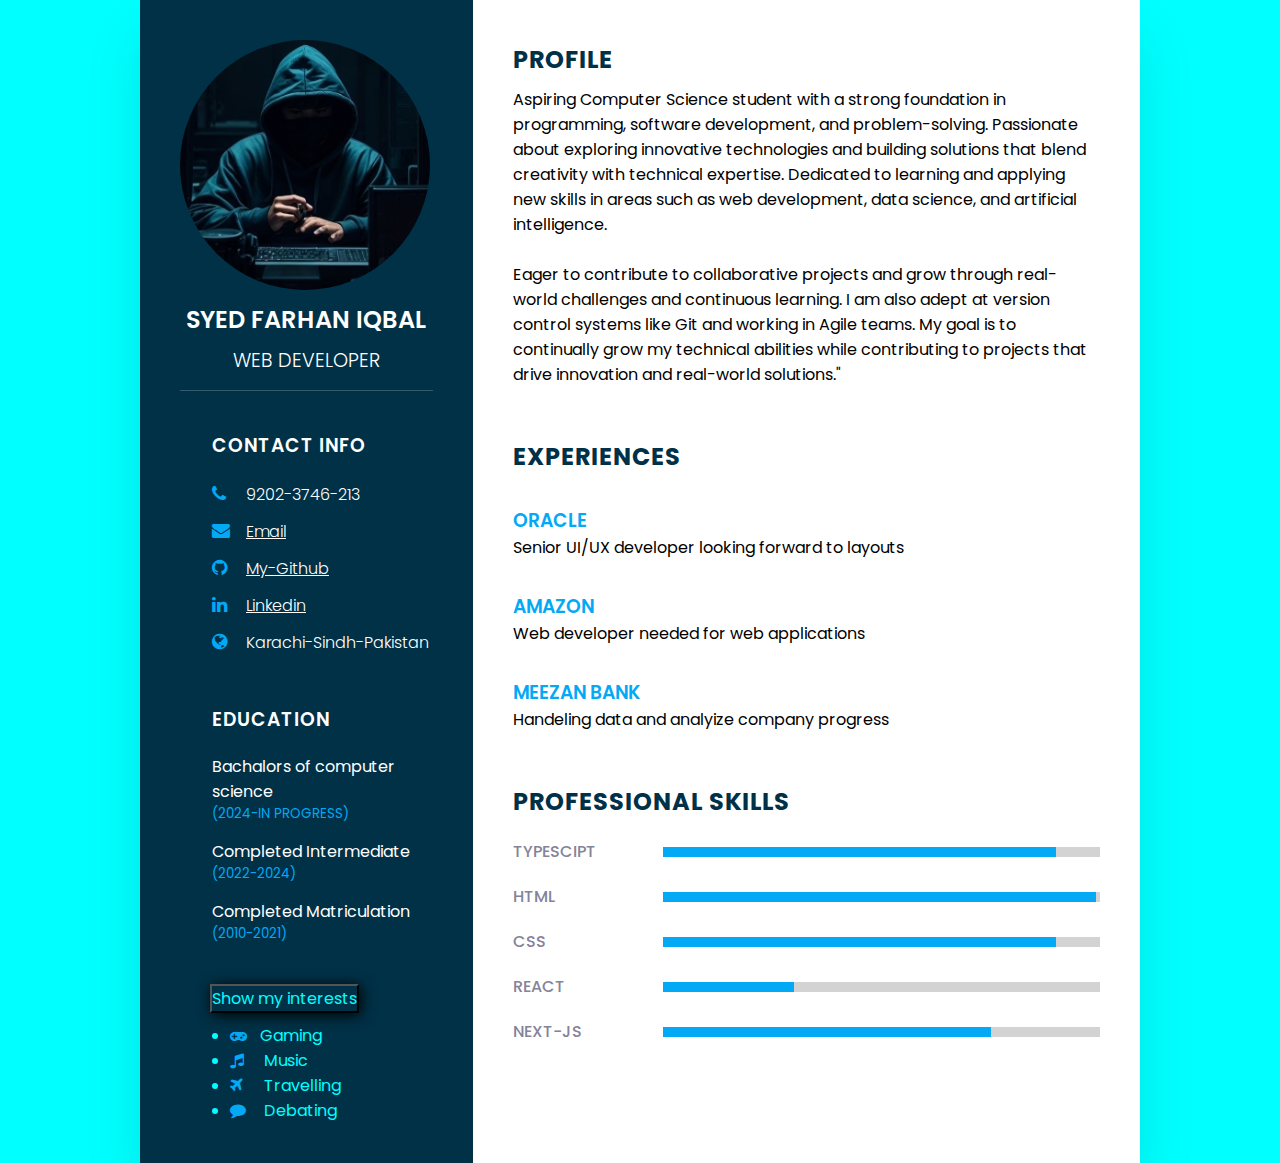
<file: Milestone1-2/index.html>
<!DOCTYPE html>
<html lang="en">
<head>
    <title>My-Resume</title>
    <link rel="stylesheet" href="https://cdnjs.cloudflare.com/ajax/libs/font-awesome/4.7.0/css/font-awesome.css" integrity="sha512-5A8nwdMOWrSz20fDsjczgUidUBR8liPYU+WymTZP1lmY9G6Oc7HlZv156XqnsgNUzTyMefFTcsFH/tnJE/+xBg==" crossorigin="anonymous" referrerpolicy="no-referrer" />
    <link rel="stylesheet" href="style.css";
    
</head>
<body>
    <div class="container">
        <div class="left-side">
                <div class="about-profile">
                <div class="profile-pic">
                    <img src="Profile-pic.jpg" alt="My-pic">
                </div>
                       <h2>Syed Farhan Iqbal</h2>
                       <h2><span>Web developer</span></h2>
               </div>
               <div class="contact-us">
                <h3 class="contact-text">Contact info</h3>
                <ul>
                    <li>
                        <span class="icon"><i class="fa fa-phone" aria-hidden="true"></i></span>
                        <span class="text">9202-3746-213</span>
                    </li>
                 
                     <li>
                        <span class="icon"><i class="fa fa-envelope" aria-hidden="true"></i></span>
                        <span class="text"><a id="links" href="sfarhaniqbal2005@gmail.com">Email</a></span>
                    </li>
                    <li>
                        <span class="icon"><i class="fa fa-github" aria-hidden="true"></i></span>
                        <span class="text"><a id="links" href="https://github.com/S-Farhan05">My-Github</a></span> 
                    </li>
                    <li>
                        <span class="icon"><i class="fa fa-linkedin" aria-hidden="true"></i></span>
                        <span class="text"><a id="links" href="https://www.linkedin.com/public-profile/settings?trk=d_flagship3_profile_self_view_public_profile">Linkedin</a></span>
                    </li>
                    <li>
                        <span class="icon"><i class="fa fa-globe" aria-hidden="true"></i></span>
                        <span class="text"> Karachi-Sindh-Pakistan</span>
                    </li>
                    
                </ul>
               </div>

                <div class="contact-us education">     <!--contact us sub education     -->
                <h3 class="contact-text">Education</h3>
                <ul id="education">
                    <li>
                        <h4>Bachalors of computer science</h4>
                        <h5>(2024-IN PROGRESS)</h5>
                    </li>
                    <li>                 
                    <h4>Completed Intermediate</h4>
                    <h5>(2022-2024)</h5>
                    </li>
                        
                    
                        <li>
                        <h4>Completed Matriculation</h4>
                        <h5>(2010-2021)</h5>
                    </li>
                    
                </ul>
               </div>
               <button id="interests">Show my interests</button>
               <div id="interesting">
                <ul>
                    <li>
                        <i class="fa fa-gamepad" aria-hidden="true"></i>Gaming
                    </li> 
                    <li>          
                    <i class="fa fa-music" aria-hidden="true"></i> Music            
                     </li>
                     <li>          
                        <i class="fa fa-plane" aria-hidden="true"></i> Travelling            
                         </li>
                         <li>          
                            <i class="fa fa-comment" aria-hidden="true"></i> Debating            
                             </li>
                        
                </ul>
               </div>



         </div>
        <div class="right-side">
            <div class="about">
                <h2 class="title2">Profile</h2>
                <P>Aspiring Computer Science student with a strong foundation in programming, software development, and problem-solving.
                    Passionate about exploring innovative technologies and building solutions that blend creativity with technical expertise.
                    Dedicated to learning and applying new skills in areas such as web development, data science, and artificial intelligence.
                    <br><br>
                    Eager to contribute to collaborative projects and grow through real-world challenges and continuous learning. I am also adept at version control systems like Git and working in Agile teams. My goal is to continually grow my technical abilities while contributing to projects that drive innovation and real-world solutions."</P>
            </div>
            <div class="about">
                <h2 class="title2">Experiences</h2>
                <div class="box">
                    <div class="heading">
                        <h3>Oracle</h3>
                        <div class="text">
                            <P>Senior UI/UX developer looking forward to layouts</P>

                        </div>
                    </div>
                </div>
                <div class="box">
                    <div class="heading">
                        <h3>Amazon</h3>
                        <div class="text">
                            <P>Web developer needed for web applications</P>

                        </div>
                    </div>
                </div>
                <div class="box">
                    <div class="heading">
                        <h3>Meezan Bank</h3>
                        <div class="text">
                            <P>Handeling data and analyize company progress</P>

                        </div>
                    </div>
                </div>
        </div>
           <div class="about skills">
            <h2 class="title2">Professional Skills</h2>
            <div class="box">
                <h4>Typescipt</h4>
                <div class="percent">
                    <div style="width:90%"></div>
                </div>
            </div>
            <div class="box">
                <h4>Html</h4>
                <div class="percent">
                    <div style="width:99%"></div>
                </div>
            </div>
            <div class="box">
                <h4>Css</h4>
                <div class="percent">
                    <div style="width:90%"></div>
                </div>
            </div>
            <div class="box">
                <h4>React</h4>
                <div class="percent">
                    <div style="width:30%"></div>
                </div>
            </div>
            <div class="box">
                <h4>Next-js</h4>
                <div class="percent">
                    <div style="width:75%"></div>
                </div>
            </div>
        
    </div>
    <script src="index.js"></script>
</body>
</html>
</file>
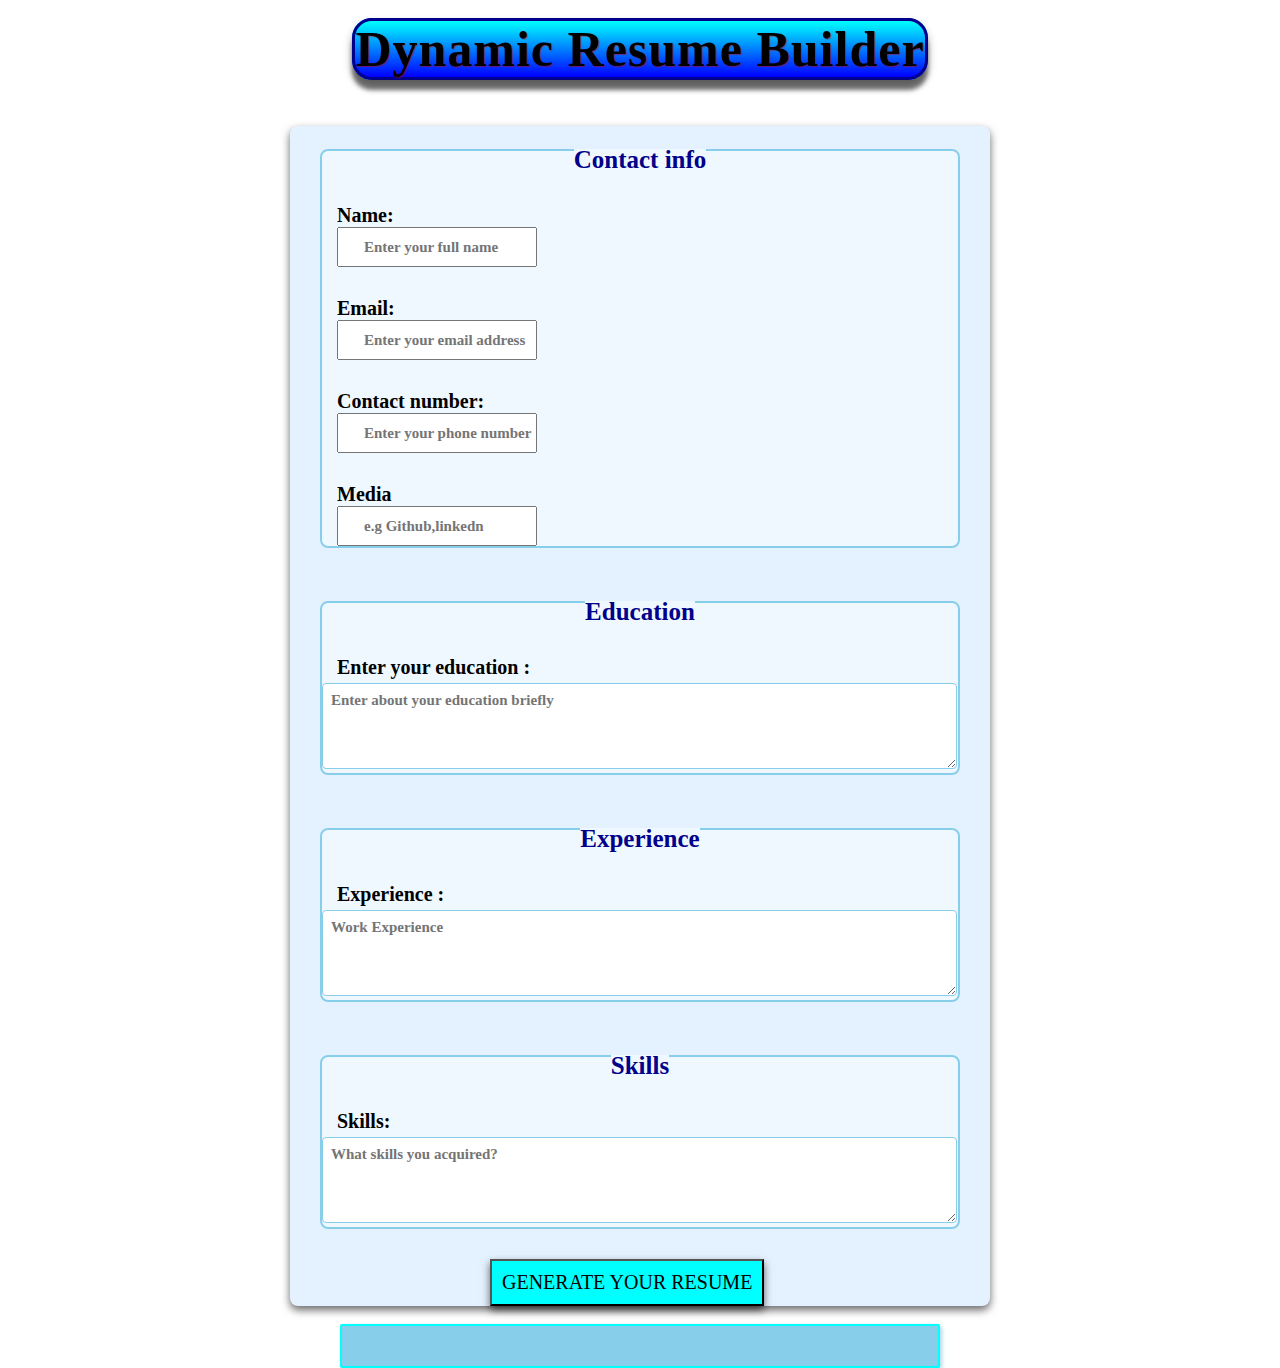
<file: Milestone3/index.html>
<!DOCTYPE html>
<html lang="en">
<head>
    <meta charset="UTF-8">
    <meta name="viewport" content="width=device-width, initial-scale=1.0">
    <title>My-Dynamic-Resume</title>
    <link rel="stylesheet" href="style.css"
</head>
<body>
   <h1><span class="both">Dynamic Resume Builder</span></h1>
   <br>
     <form id="my-form">
          
          <fieldset>
            <legend>Contact info</legend>
            <label for="name"><p>Name:</p> </label>
            <input type="text" id="name" placeholder="Enter your full name" required>

            
            <label for="email"> <p>Email:</p> </label>
            <input type="email" id="email" placeholder="Enter your email address" required>

           
            <label for="number"><p>Contact number:</p> </label>
            <input type="tel" id="number" placeholder="Enter your phone number" required>

            
            <label for="social"><p>Media</p> </label>
            <input type="text" id="social" placeholder="e.g Github,linkedn" >
            
          </fieldset>
          

          <fieldset>
            <legend>Education</legend>
            <label for="education"><p>Enter your education : </p> </label>
            <!-- <input type="textArea" id="name" placeholder="Enter your full name" required> -->
            <textarea id="education" placeholder="Enter about your education briefly" rows="4" required></textarea>
            </fieldset>

            <fieldset>
                <legend>Experience</legend>
                <label for="experience"><p>Experience : </p> </label>
                <!-- <input type="textArea" id="name" placeholder="Enter your full name" required> -->
                <textarea id="experience" placeholder="Work Experience" rows="4" required></textarea>
                </fieldset>

                <fieldset>
                    <legend>Skills</legend>
                    <label for="skills"><p>Skills: </p> </label>
                    <!-- <input type="textArea" id="name" placeholder="Enter your full name" required> -->
                    <textarea id="skills" placeholder="What skills you acquired?" rows="4" required></textarea>
                    </fieldset>

                    <button type="submit">Generate your resume</button>
    </form>
    <br>
    <div id="resume-dis">
        
    </div>
    <script src="script.js"></script>
</body>
</html>
</file>
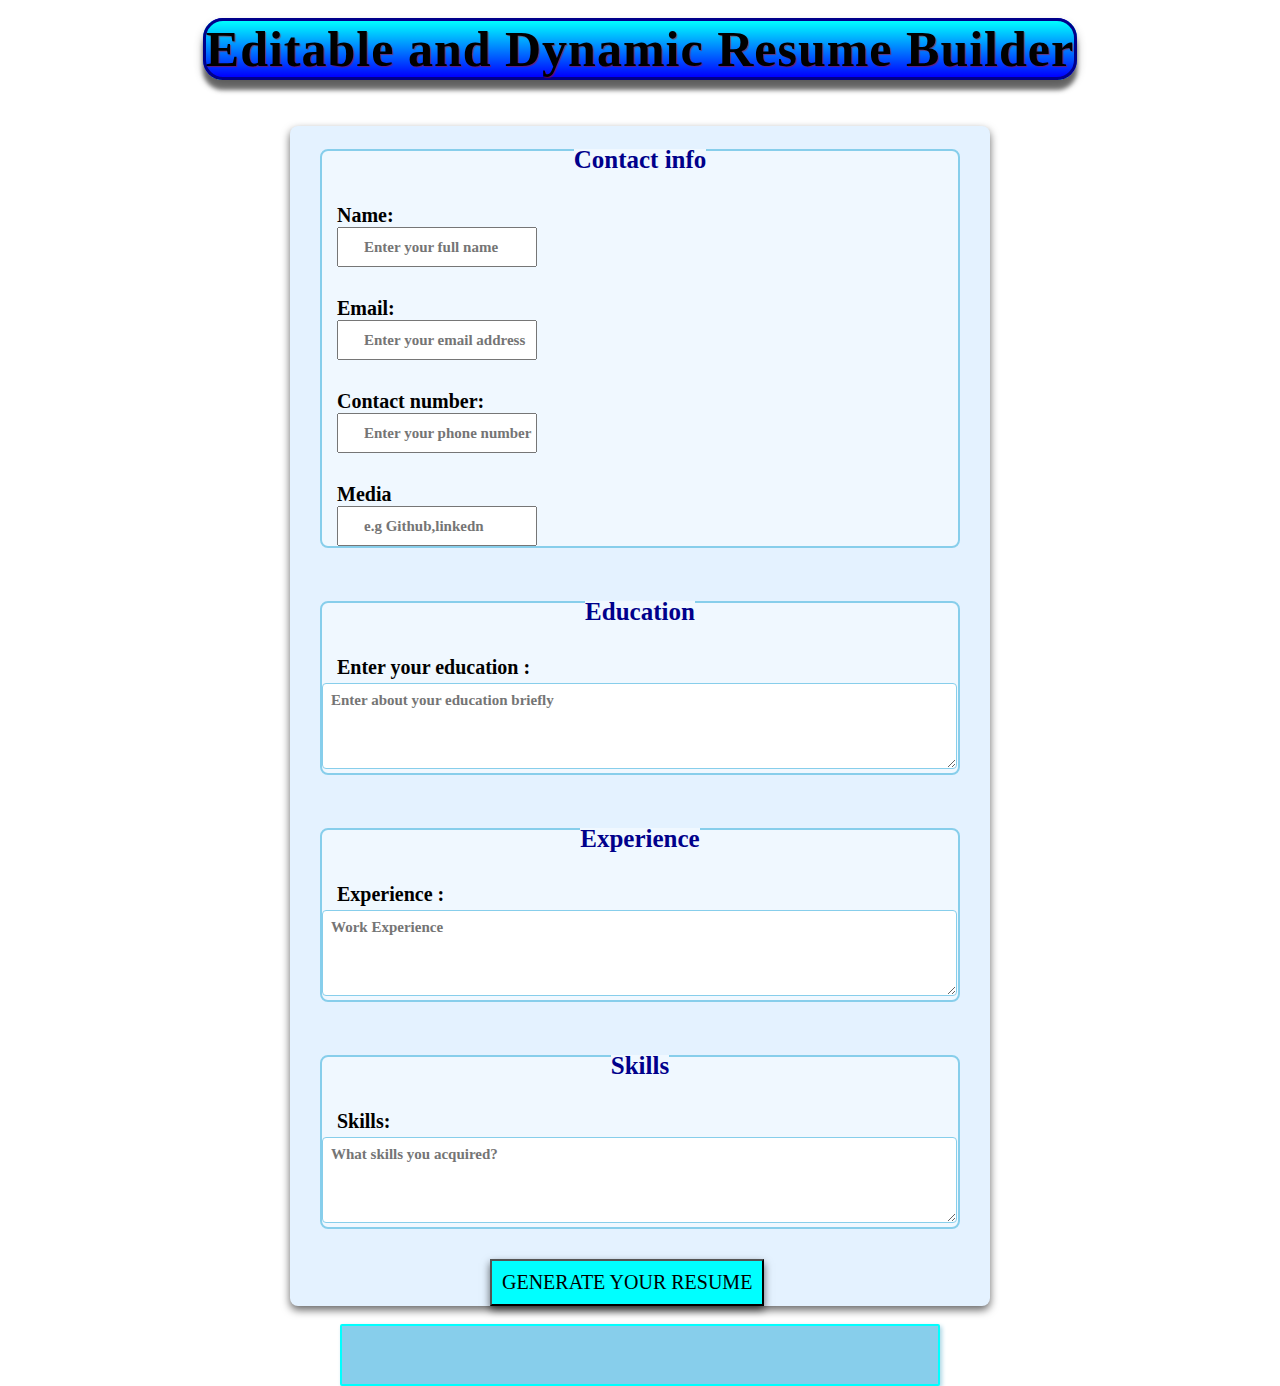
<file: Milestone4/index.html>
<!DOCTYPE html>
<html lang="en">
<head>
    <meta charset="UTF-8">
    <meta name="viewport" content="width=device-width, initial-scale=1.0">
    <title>My-Dynamic-Editable-Resume</title>
    <link rel="stylesheet" href="style.css"
</head>
<body>
   <h1><span class="both">Editable and Dynamic Resume Builder</span></h1>
   <br>
     <form id="my-form">
          
          <fieldset>
            <legend>Contact info</legend>
            <label for="name"><p>Name:</p> </label>
            <input type="text" id="name" placeholder="Enter your full name" required>

            
            <label for="email"> <p>Email:</p> </label>
            <input type="email" id="email" placeholder="Enter your email address" required>

           
            <label for="number"><p>Contact number:</p> </label>
            <input type="tel" id="number" placeholder="Enter your phone number" required>

            
            <label for="social"><p>Media</p> </label>
            <input type="text" id="social" placeholder="e.g Github,linkedn" >
            
          </fieldset>
          

          <fieldset>
            <legend>Education</legend>
            <label for="education"><p>Enter your education : </p> </label>
            <!-- <input type="textArea" id="name" placeholder="Enter your full name" required> -->
            <textarea id="education" placeholder="Enter about your education briefly" rows="4" required></textarea>
            </fieldset>

            <fieldset>
                <legend>Experience</legend>
                <label for="experience"><p>Experience : </p> </label>
                <!-- <input type="textArea" id="name" placeholder="Enter your full name" required> -->
                <textarea id="experience" placeholder="Work Experience" rows="4" required></textarea>
                </fieldset>

                <fieldset>
                    <legend>Skills</legend>
                    <label for="skills"><p>Skills: </p> </label>
                    <!-- <input type="textArea" id="name" placeholder="Enter your full name" required> -->
                    <textarea id="skills" placeholder="What skills you acquired?" rows="4" required></textarea>
                    </fieldset>

                    <button type="submit">Generate your resume</button>
    </form>
    <br>
    <div id="resume-dis" contenteditable="true">
        
    </div>
    <script src="script.js"></script>
</body>
</html>
</file>
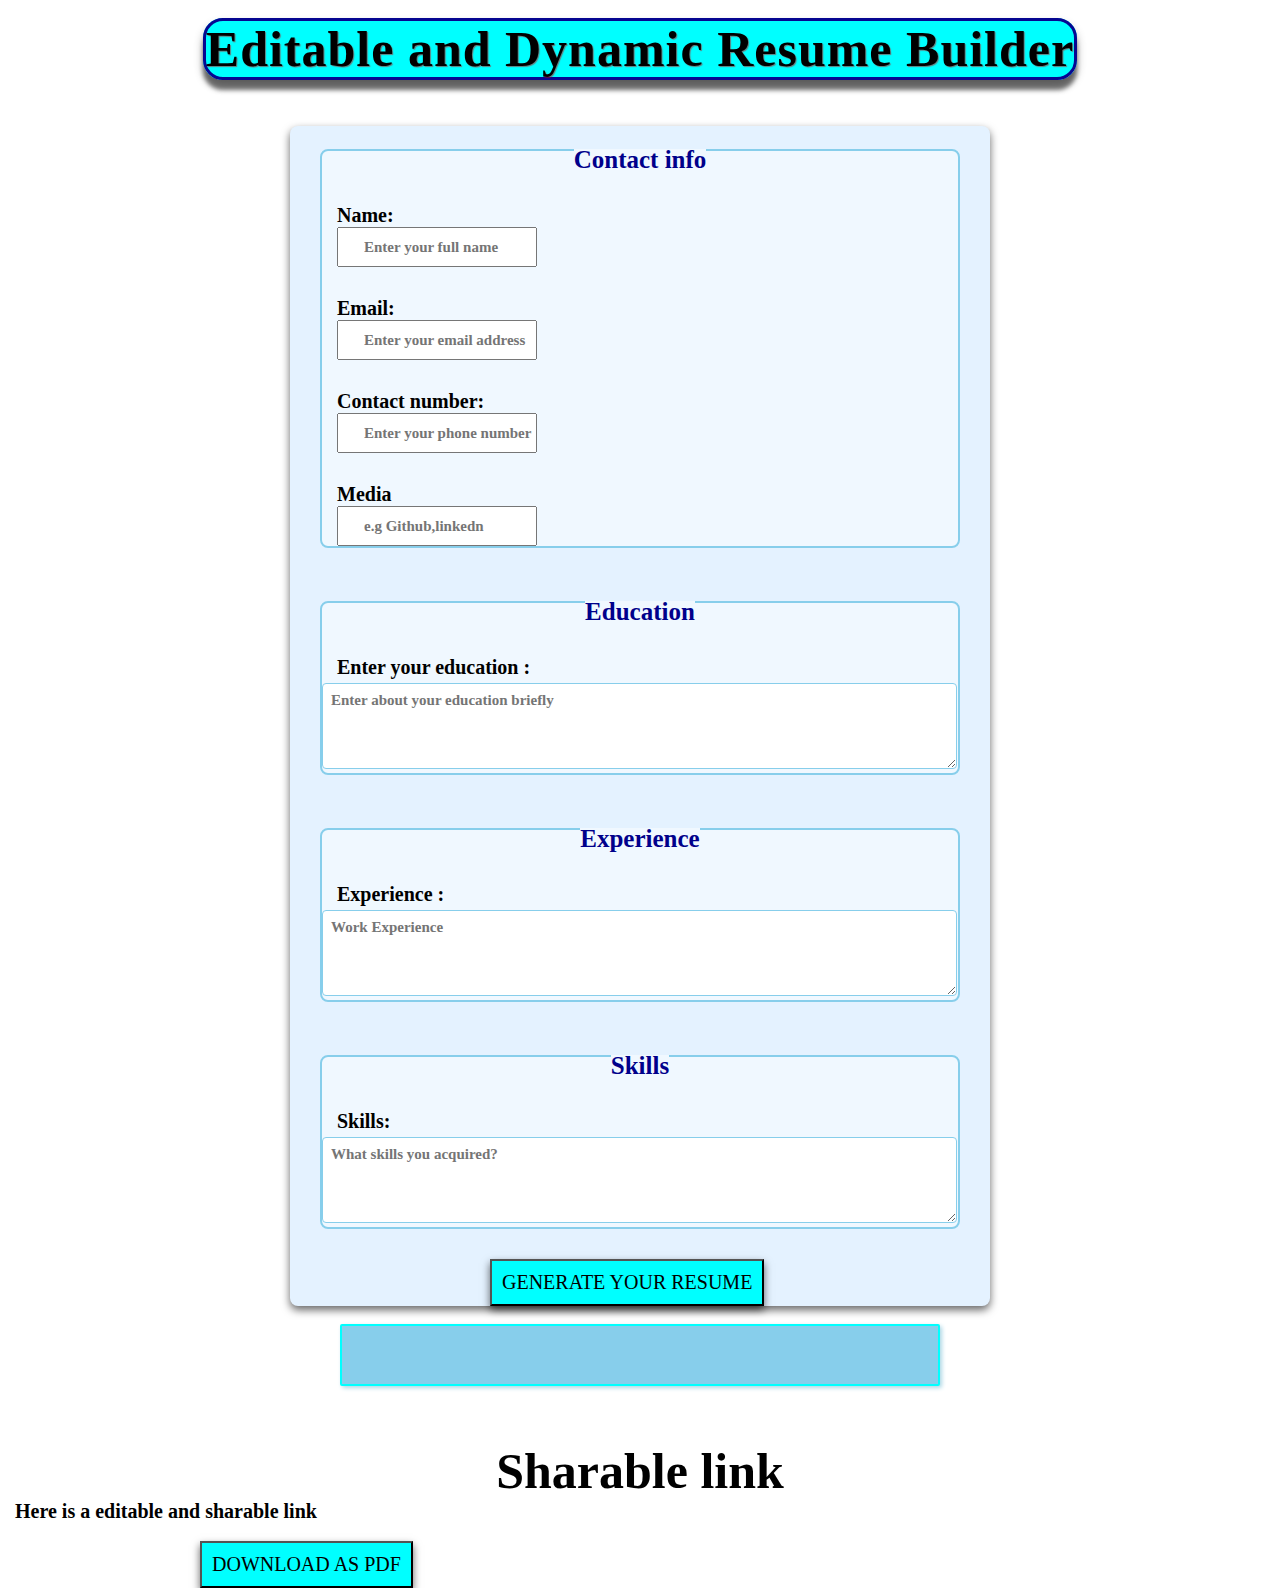
<file: Milestone5/index.html>
<!DOCTYPE html>
<html lang="en">
<head>
    <meta charset="UTF-8">
    <meta name="viewport" content="width=device-width, initial-scale=1.0">
    <title>My-Dynamic-Resume</title>
    <link rel="stylesheet" href="style.css"
</head>
<body>
   <h1><span class="both">Editable and Dynamic Resume Builder</span></h1>
   <br>
     <form id="my-form">
          
          <fieldset>
            <legend>Contact info</legend>
            <label for="name"><p>Name:</p> </label>
            <input type="text" id="name" placeholder="Enter your full name" required>

            
            <label for="email"> <p>Email:</p> </label>
            <input type="email" id="email" placeholder="Enter your email address" required>

           
            <label for="number"><p>Contact number:</p> </label>
            <input type="tel" id="number" placeholder="Enter your phone number" required>

            
            <label for="social"><p>Media</p> </label>
            <input type="text" id="social" placeholder="e.g Github,linkedn" >
            
          </fieldset>
          

          <fieldset>
            <legend>Education</legend>
            <label for="education"><p>Enter your education : </p> </label>
            <!-- <input type="textArea" id="name" placeholder="Enter your full name" required> -->
            <textarea id="education" placeholder="Enter about your education briefly" rows="4" required></textarea>
            </fieldset>

            <fieldset>
                <legend>Experience</legend>
                <label for="experience"><p>Experience : </p> </label>
                <!-- <input type="textArea" id="name" placeholder="Enter your full name" required> -->
                <textarea id="experience" placeholder="Work Experience" rows="4" required></textarea>
                </fieldset>

                <fieldset>
                    <legend>Skills</legend>
                    <label for="skills"><p>Skills: </p> </label>
                    <!-- <input type="textArea" id="name" placeholder="Enter your full name" required> -->
                    <textarea id="skills" placeholder="What skills you acquired?" rows="4" required></textarea>
                    </fieldset>

                    <button type="submit">Generate your resume</button>
    </form>
    <br>
    <div id="resume-dis" contenteditable="true">
        
    </div>
    <div id="shareable-link-container">
      <br>
      <br>
      <h1>Sharable link</h1>
      <p>Here is a editable and sharable link</p>
      <a href="#" id="shareable-link" target="_blank"></a>
      <br>
      <button id="download-pdf">Download as pdf</button>
    </div>

    
    <script src="script.js"></script>
</body>
</html>
</file>
<file: Milestone1-2/style.css>
@import url('https://fonts.googleapis.com/css2?family=Poppins:ital,wght@0,100;0,200;0,300;0,400;0,500;0,600;0,700;0,800;0,900;1,100;1,200;1,300;1,400;1,500;1,600;1,700;1,800;1,900&display=swap');

*{ padding: 0;
   margin: 0;
   box-sizing: border-box;
   font-family: 'Poppins',sans-serif;
}
body{
  background-color: cyan;
  display: flex;
  align-items: center;       /* for vert as row is default  */
  justify-content: center;
  min-height: 100vh;
}
.container{
position: relative;
width: 100%;
max-width: 1000px;
min-height: 1000px;
background: #fff;;
display: grid;
grid-template-columns: 1fr 2fr;
box-shadow: 0px 35px 55px rgba(0,0,0,0.1);
     
}
.left-side{

    position: relative;
    background: #003147;
    padding: 40px;
}
.about-profile{
 position: relative;
display: flex;
flex-direction: column;
text-align: center;
padding-bottom:  20px; 
border-bottom: 1px solid rgba(255, 255, 255, 0.202);

}
.profile-pic{
    position: relative;
    /* align-items: center;
    justify-content: center; */
    width:  250px;
    height: 250px;
    border-radius: 50%;
    overflow: hidden;

}
.profile-pic img
{
top:0%;
left:0%;
width: 100%;
height: 100%;
position: absolute;
object-fit: cover;
}

.about-profile h2{
    text-align: center;
    color:#fff;
    font-size: 1.5em;
    font-weight: 600;
    margin-top: 20px;
    line-height: 0.8em;
    text-transform: uppercase;

    
}

.about-profile span{
    font-size: 0.8em;
    font-weight:300 ;
}
.contact-us{
     padding-top: 40px;      /* only padding but i didint like it being */
     padding-left: 32px;
}
/* .contact-us-education
{
    padding-top: 40px;     
    padding-left: 32px;

} */
.contact-text{
    font-weight: 600;
    color: #fff;
    text-transform: uppercase;
    letter-spacing: 1px;
    margin-bottom: 20px;
}
.Contact-us ul{
    position: relative;
}
.contact-us ul li{
    position: relative;
    list-style: none;
    cursor: pointer;
    margin: 10px 0;
}
.contact-us ul .icon{
    display: inline-block;
    width: 30px;
    font-size: 18px;
    color: #03a9f4;

}
.contact-us ul span{
    color: #fff;
    font-weight: 300;

}
#links{
    color: #fff;
    font-weight: 300;
}
#links:visited{
    color: #fff;
    font-weight: 300;
}
#links:hover{
    color: lightblue;


}
.education li h4{
    position: relative;
    color: #fff;
    font-weight:400;
    
  
}
.education li h5{
    color: #03a9f4;
    font-weight: 400;
    margin-bottom: 15px;
}
/* button color liked */
#interests{
    margin-left: 30px;
    margin-top: 25px;
    background-color: #003147;
    color: cyan;
    font-size: 16px;
    box-shadow: 2px 2px 15px black;
    /* border: 2px solid black; */
}

#interests:hover{
    color: red;
}
/* .interesting{
    display: grid;
    grid-template-columns:repeat(4 1fr) ;
} */
#interesting{
    margin-top: 10px;
    margin-left: 50px;
}
.fa{
    color: #03a9f4;
    width: 20px;
    margin-right: 10px;
}
#interesting li{
    color: aqua;
}
.right-side{

    position: relative;
    background: #fff;
    padding: 40px;
}
.about{
padding-top: 2px;
margin-bottom: 50px;
}
.about :last-child()
{
    margin-bottom: 0%;
}
.title2{
    color:#003147;
    letter-spacing: 1px;
    text-transform: uppercase;
    margin-bottom: 10px;
} 
.title2 p{
font-weight: 800;
}
/* display flex mai maza nahi aya on main div about */
.heading{
margin-top: 12px;

}
.heading h3{
    text-transform: uppercase;
    color: #03a9f4;
    font-weight: 600;
}
.text p{
    font-weight: 400;
}
.box{
    display: flex;
    flex-direction: row;
    margin :20px 0 ;
}
.skills .box{
   position: relative;
   width: 100%;
   display: grid;
   grid-template-columns: 150px 1fr;
   justify-content: center;
   align-items: center;
}
.skills .box h4{
    color: #848399;
    text-transform: uppercase;
    font-weight: 500;
}
.percent{
position: relative;
width: 100%;
background: lightgray;
height: 10px;
}
.skills .box .percent div{
    position: absolute;
    height: 100%;
    background: #03a9f4;
    top: 0;
    left: 0;
}
</file>
<file: Milestone3/style.css>
*{
margin: 0;
padding: 0;
box-sizing: border-box;
font-family: 'Times New Roman', Times, serif;
}

body{
background-color:white;


}

.both{ 
    border : 3px solid;
    border-color: darkblue;
    text-shadow: 1px 1px 1px rgba(200, 0, 0, 0.5);
    letter-spacing: 1px;
    border-radius: 20px;
    box-shadow: 10px 10px 2px;
    box-shadow: 0 10px 4px rgba(0, 0, 0, 0.5), 0 6px 10px rgba(0, 0, 0, 0.3);
    background: linear-gradient(cyan , blue);
    
}
h1{
    margin-top: 20px;
    text-align: center;
    font-size: 50px;
    color: black;
    font-weight: 900;
    
    
}
form{
   
    background-color: rgb(228, 242, 255);
    border-radius: 8px;
    box-shadow: 0 4px 8px rgba(0, 0, 0, 0.6);
    max-width: 700px;
    margin: auto;

}
legend{
    text-align: center;
    color: darkblue;
    font-weight: 600;
    padding-top: 20px;
    font-size: 25px;
}
p{
    font-size: 20px;
    color: black;
    font-weight: 900;
    padding-left: 15px;
}
label{
    display: block;
    margin-top: 30px;
    
    
    
}
input{
 width: 200px;
 height:40px;
 padding-left: 25px;
 font-weight: 900;
 font-size: 15px;
}
fieldset{
    border: 2px solid skyblue;
    margin: 30px;
    border-radius: 8px;
    background-color: aliceblue;
   
}
#email {
    margin-left: 15px;
}
#name {
    margin-left: 15px;
}
#number{
    margin-left: 15px;
}
#social{
    margin-left: 15px;
}
textarea{
    margin-top: 4px;
    padding: 8px;
    width: calc(100% - 1px);
    border: 1px solid skyblue;
    border-radius: 4px; 
    box-sizing: border-box;
    font-weight: 900;
    font-size: 15px;
}
#experience{
    font-size: 15px;
    font-weight: 900;
}
button{

    color: black;
    padding: 10px;
    margin-left: 200px;
    text-transform: uppercase;
    font-size: 20px;
    max-width: 400px;
    background-color: aqua;
    box-shadow: 0 4px 8px rgba(0, 0, 0, 0.6);
}
button:hover{
    background-color: lime;
}
button:active{
    background-color:crimson;
}
#resume-dis{
    background-color: skyblue;
    max-width: 600px;
    margin: auto;
    border: 2px solid cyan;
    box-shadow: 2px 2px 4px lightblue;
    border-radius: 2px;
    padding: 20px;
}
#resume-dis h2{
    color: darkblue;
    padding-left: 20px;
    font-weight: 900;
    
}
#resume-dis p{
    padding-left: 20px;
    color: aqua;
    font-weight: 900;
}
#resume-dis h2{
    padding-left: 200px;
    color: black;
    font-weight: 900;
}


/* display: flex; 
align-items: center;
justify-content: center;
flex-direction: column;  
max-height: 100vh;           masla ajaigaa kio kai flex vertical wont allow to move row   */
</file>
<file: Milestone4/style.css>
*{
margin: 0;
padding: 0;
box-sizing: border-box;
font-family: 'Times New Roman', Times, serif;
}

body{
background-color:white;


}

.both{ 
    border : 3px solid;
    border-color: darkblue;
    text-shadow: 1px 1px 1px rgba(200, 0, 0, 0.5);
    letter-spacing: 1px;
    border-radius: 20px;
    box-shadow: 10px 10px 2px;
    box-shadow: 0 10px 4px rgba(0, 0, 0, 0.5), 0 6px 10px rgba(0, 0, 0, 0.3);
    background: linear-gradient(cyan , blue);
    
}
h1{
    margin-top: 20px;
    text-align: center;
    font-size: 50px;
    color: black;
    font-weight: 900;
    
    
}
form{
   
    background-color: rgb(228, 242, 255);
    border-radius: 8px;
    box-shadow: 0 4px 8px rgba(0, 0, 0, 0.6);
    max-width: 700px;
    margin: auto;

}
legend{
    text-align: center;
    color: darkblue;
    font-weight: 600;
    padding-top: 20px;
    font-size: 25px;
}
p{
    font-size: 20px;
    color: black;
    font-weight: 900;
    padding-left: 15px;
}
label{
    display: block;
    margin-top: 30px;
    
    
    
}
input{
 width: 200px;
 height:40px;
 padding-left: 25px;
 font-weight: 900;
 font-size: 15px;
}
fieldset{
    border: 2px solid skyblue;
    margin: 30px;
    border-radius: 8px;
    background-color: aliceblue;
   
}
#email {
    margin-left: 15px;
}
#name {
    margin-left: 15px;
}
#number{
    margin-left: 15px;
}
#social{
    margin-left: 15px;
}
textarea{
    margin-top: 4px;
    padding: 8px;
    width: calc(100% - 1px);
    border: 1px solid skyblue;
    border-radius: 4px; 
    box-sizing: border-box;
    font-weight: 900;
    font-size: 15px;
}
#experience{
    font-size: 15px;
    font-weight: 900;
}
button{

    color: black;
    padding: 10px;
    margin-left: 200px;
    text-transform: uppercase;
    font-size: 20px;
    max-width: 400px;
    background-color: aqua;
    box-shadow: 0 4px 8px rgba(0, 0, 0, 0.6);
}
button:hover{
    background-color: lime;
}
button:active{
    background-color:crimson;
}
#resume-dis{
    background-color: skyblue;
    max-width: 600px;
    margin: auto;
    border: 2px solid cyan;
    box-shadow: 2px 2px 4px lightblue;
    border-radius: 2px;
    padding: 20px;
    outline: none;
}
/* #resume-dis h2{
    color: darkblue;
    padding-left: 20px;
    font-weight: 900;
    
} */
#resume-dis p{
    padding-left: 20px;
    color: aqua;
    font-weight: 900;
}
#resume-dis h2{
    padding-left: 175px;
    color: black;
    font-weight: 900;
}


/* display: flex; 
align-items: center;
justify-content: center;
flex-direction: column;  
max-height: 100vh;           masla ajaigaa kio kai flex vertical wont allow to move row   */
</file>
<file: Milestone5/style.css>
*{
margin: 0;
padding: 0;
box-sizing: border-box;
font-family: 'Times New Roman', Times, serif;
}

body{
background-color:white;


}

.both{ 
    border : 3px solid;
    border-color: rgb(6, 6, 145);
    text-shadow: 1px 1px 1px rgba(200, 0, 0, 0.5);
    letter-spacing: 1px;
    border-radius: 20px;
    box-shadow: 10px 10px 2px;
    box-shadow: 0 10px 4px rgba(0, 0, 0, 0.5), 0 6px 10px rgba(0, 0, 0, 0.3);
    background: cyan;
    
}
h1{
    margin-top: 20px;
    text-align: center;
    font-size: 50px;
    color: black;
    font-weight: 900;
    
    
}
form{
   
    background-color: rgb(228, 242, 255);
    border-radius: 8px;
    box-shadow: 0 4px 8px rgba(0, 0, 0, 0.6);
    max-width: 700px;
    margin: auto;

}
legend{
    text-align: center;
    color: darkblue;
    font-weight: 600;
    padding-top: 20px;
    font-size: 25px;
}
p{
    font-size: 20px;
    color: black;
    font-weight: 900;
    padding-left: 15px;
}
label{
    display: block;
    margin-top: 30px;
    
    
    
}
input{
 width: 200px;
 height:40px;
 padding-left: 25px;
 font-weight: 900;
 font-size: 15px;
}
fieldset{
    border: 2px solid skyblue;
    margin: 30px;
    border-radius: 8px;
    background-color: aliceblue;
   
}
#email {
    margin-left: 15px;
}
#name {
    margin-left: 15px;
}
#number{
    margin-left: 15px;
}
#social{
    margin-left: 15px;
}
textarea{
    margin-top: 4px;
    padding: 8px;
    width: calc(100% - 1px);
    border: 1px solid skyblue;
    border-radius: 4px; 
    box-sizing: border-box;
    font-weight: 900;
    font-size: 15px;
}
#experience{
    font-size: 15px;
    font-weight: 900;
}
button{

    color: black;
    padding: 10px;
    margin-left: 200px;
    text-transform: uppercase;
    font-size: 20px;
    max-width: 400px;
    background-color: aqua;
    box-shadow: 0 4px 8px rgba(0, 0, 0, 0.6);
}
button:hover{
    background-color: lime;
}
button:active{
    background-color:crimson;
}
#resume-dis{
    background-color: skyblue;
    max-width: 600px;
    margin: auto;
    border: 2px solid cyan;
    box-shadow: 2px 2px 4px lightblue;
    border-radius: 2px;
    padding: 20px;
    outline: none;
}
#resume-dis h2{
    color: darkblue;
    padding-left: 20px;
    font-weight: 900;
    
}
#resume-dis p{
    padding-left: 20px;
    color: aqua;
    font-weight: 900;
}
#resume-dis h2{
    padding-left: 200px;
    color: black;
    font-weight: 900;
}


/* display: flex; 
align-items: center;
justify-content: center;
flex-direction: column;  
max-height: 100vh;           masla ajaigaa kio kai flex vertical wont allow to move row   */
</file>
